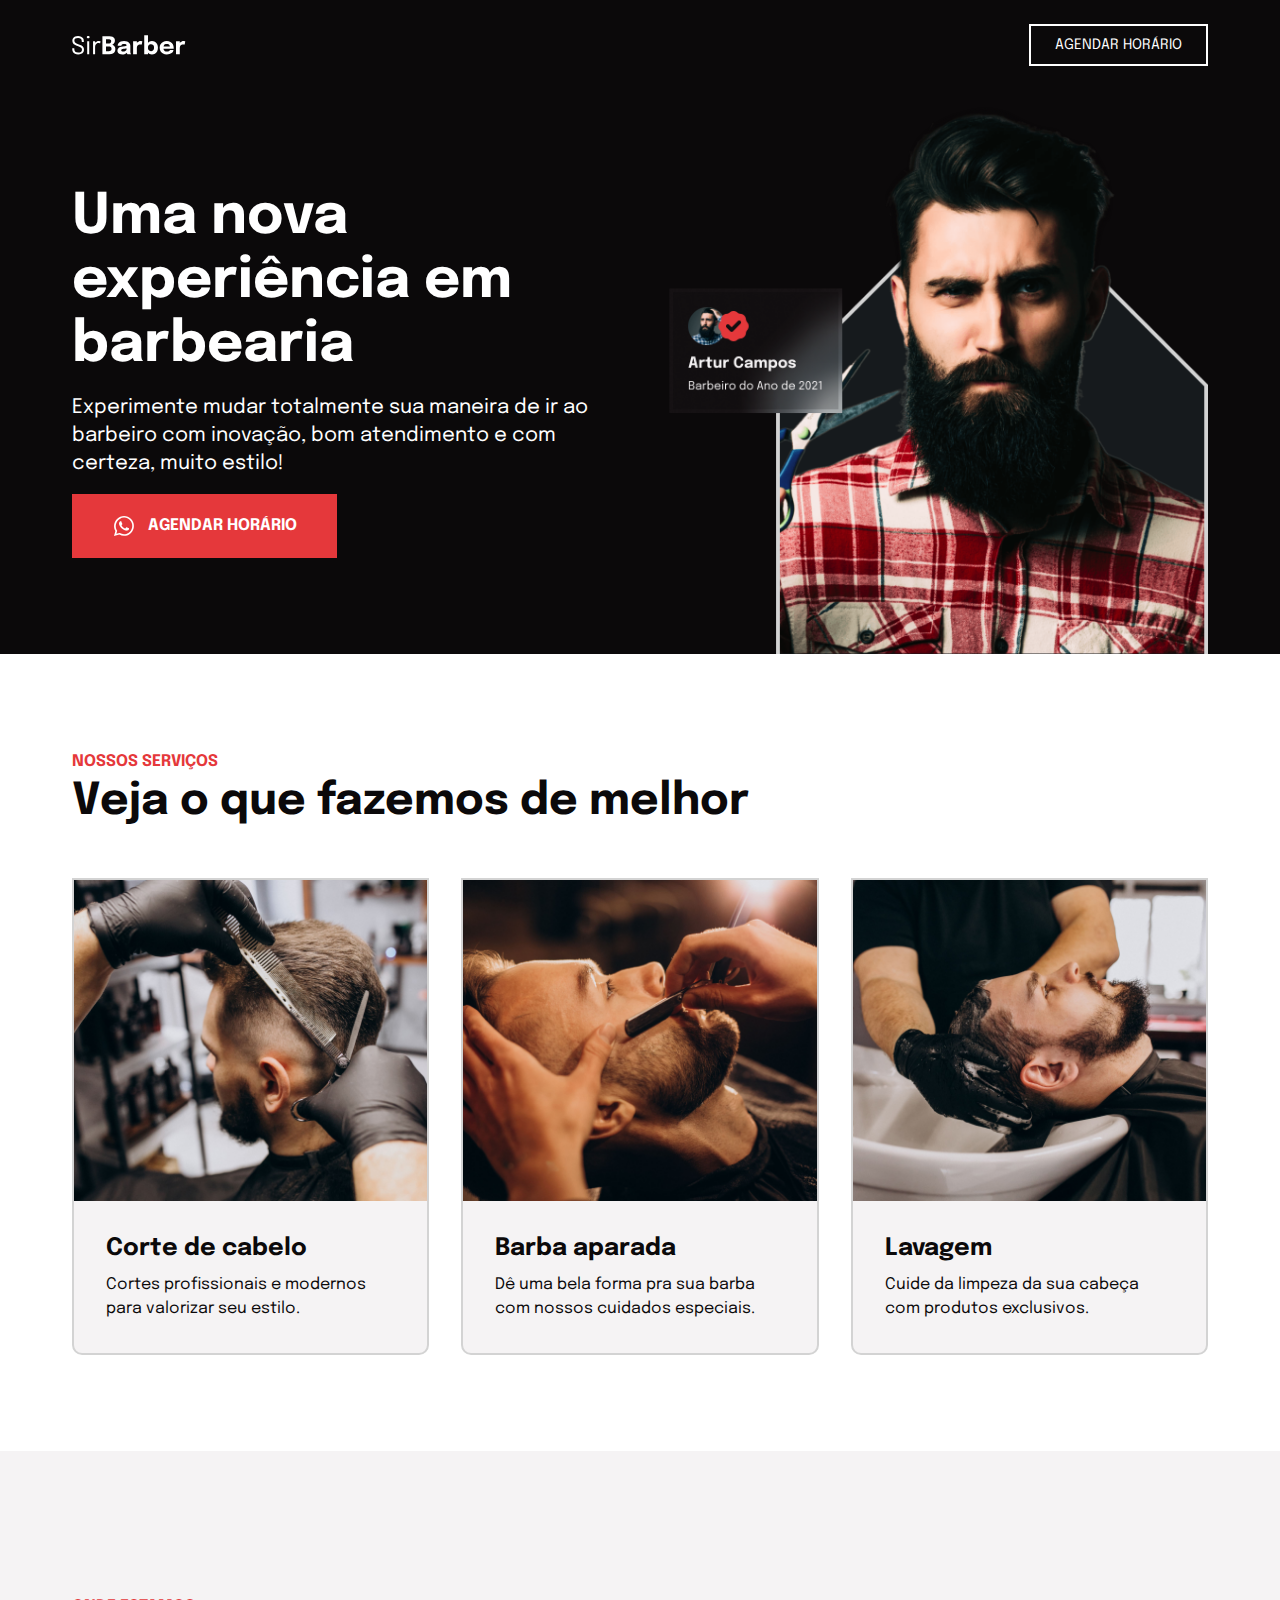
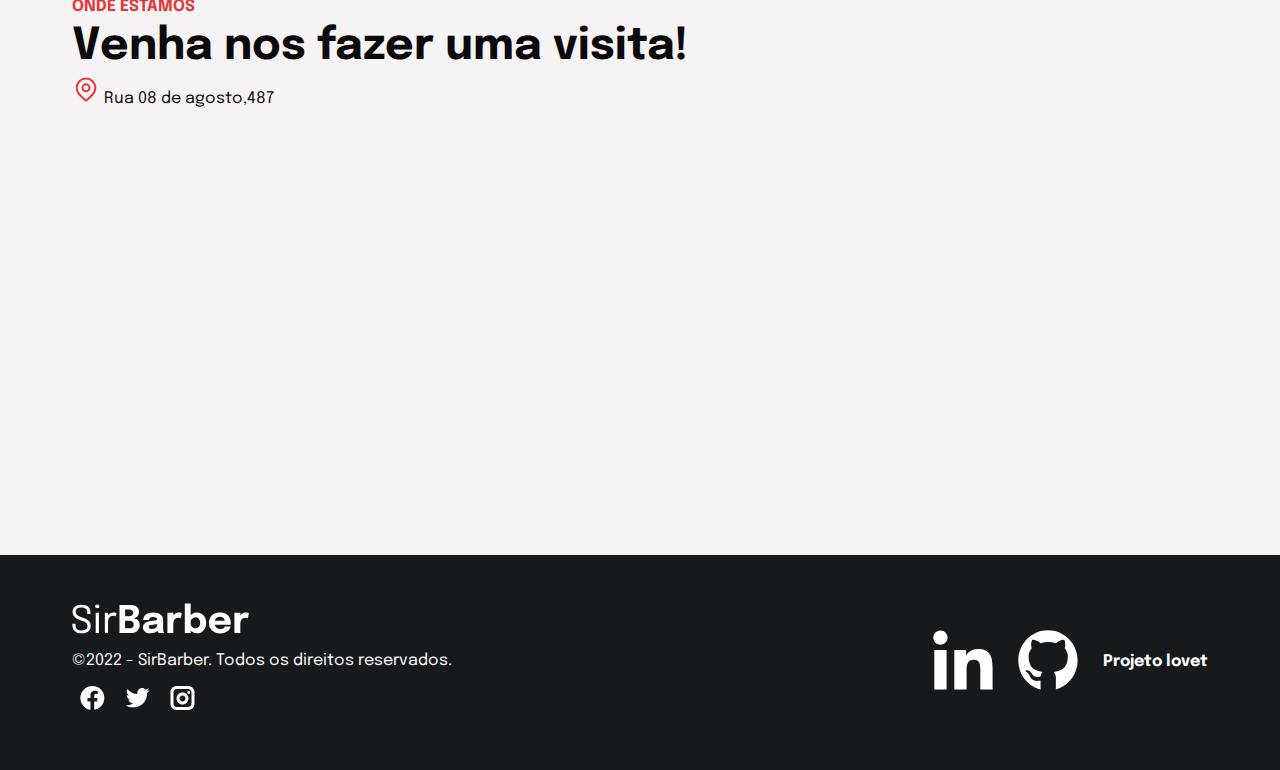
<file: Barbearia/index.html>
<!DOCTYPE html>
<html lang="pt-BR">

<head>
    <meta charset="UTF-8">
    <meta http-equiv="X-UA-Compatible" content="IE=edge">
    <meta name="viewport" content="width=device-width, initial-scale=1.0">

    <title>SirBarber - Uma nova experiência em barbearia</title>

    <link rel="preconnect" href="https://fonts.googleapis.com">
    <link rel="preconnect" href="https://fonts.gstatic.com" crossorigin>
    <link href="https://fonts.googleapis.com/css2?family=Epilogue:wght@400;700&display=swap" rel="stylesheet">



    <link rel="stylesheet" href="./css/reset.css">
    <link rel="stylesheet" href="./css/main.css">
</head>

<body>

    <header id="header-container">
        <div class="container header">
            <svg width="114" viewBox="0 0 113 20" fill="none" xmlns="http://www.w3.org/2000/svg">
                <path
                    d="M6.044 19.24C4.82 19.24 3.772 19.048 2.9 18.664C2.036 18.272 1.372 17.684 0.908 16.9C0.444 16.116 0.212 15.14 0.212 13.972C0.212 13.812 0.212 13.676 0.212 13.564C0.212 13.452 0.212 13.316 0.212 13.156H2.264C2.264 13.308 2.264 13.436 2.264 13.54C2.264 13.644 2.264 13.776 2.264 13.936C2.264 15.16 2.584 16.044 3.224 16.588C3.864 17.124 4.796 17.392 6.02 17.392C7.284 17.392 8.24 17.176 8.888 16.744C9.536 16.312 9.86 15.612 9.86 14.644C9.86 13.964 9.672 13.4 9.296 12.952C8.928 12.496 8.416 12.112 7.76 11.8C7.104 11.48 6.34 11.188 5.468 10.924C4.484 10.62 3.604 10.236 2.828 9.772C2.06 9.308 1.452 8.736 1.004 8.056C0.564 7.368 0.344 6.532 0.344 5.548C0.344 4.588 0.576 3.776 1.04 3.112C1.512 2.448 2.168 1.944 3.008 1.6C3.848 1.256 4.824 1.084 5.936 1.084C7.112 1.084 8.132 1.268 8.996 1.636C9.868 1.996 10.54 2.548 11.012 3.292C11.492 4.028 11.732 4.956 11.732 6.076C11.732 6.252 11.732 6.404 11.732 6.532C11.732 6.652 11.732 6.8 11.732 6.976H9.68C9.68 6.824 9.68 6.688 9.68 6.568C9.68 6.448 9.68 6.312 9.68 6.16C9.68 4.992 9.364 4.164 8.732 3.676C8.1 3.18 7.18 2.932 5.972 2.932C4.812 2.932 3.916 3.136 3.284 3.544C2.652 3.952 2.336 4.62 2.336 5.548C2.336 6.244 2.528 6.82 2.912 7.276C3.304 7.724 3.836 8.108 4.508 8.428C5.18 8.74 5.948 9.04 6.812 9.328C7.86 9.672 8.76 10.064 9.512 10.504C10.272 10.936 10.852 11.476 11.252 12.124C11.66 12.772 11.864 13.588 11.864 14.572C11.864 15.556 11.628 16.396 11.156 17.092C10.692 17.788 10.024 18.32 9.152 18.688C8.288 19.056 7.252 19.24 6.044 19.24ZM15.0419 19V6.256H17.0579V19H15.0419ZM16.0619 3.328C15.6859 3.328 15.3579 3.224 15.0779 3.016C14.8059 2.8 14.6699 2.508 14.6699 2.14C14.6699 1.78 14.8059 1.496 15.0779 1.288C15.3579 1.072 15.6859 0.964 16.0619 0.964C16.4379 0.964 16.7619 1.072 17.0339 1.288C17.3059 1.496 17.4419 1.78 17.4419 2.14C17.4419 2.508 17.3059 2.8 17.0339 3.016C16.7619 3.224 16.4379 3.328 16.0619 3.328ZM20.8516 19V6.256H22.8916V10.168L22.2196 9.928C22.2676 9.456 22.3876 8.992 22.5796 8.536C22.7716 8.072 23.0356 7.656 23.3716 7.288C23.7156 6.912 24.1436 6.616 24.6556 6.4C25.1676 6.176 25.7676 6.064 26.4556 6.064C26.9676 6.064 27.3836 6.108 27.7036 6.196C28.0316 6.276 28.2356 6.34 28.3156 6.388L27.7876 8.392C27.7076 8.336 27.5436 8.264 27.2956 8.176C27.0556 8.088 26.7116 8.044 26.2636 8.044C25.5996 8.044 25.0476 8.164 24.6076 8.404C24.1756 8.644 23.8316 8.964 23.5756 9.364C23.3276 9.756 23.1516 10.184 23.0476 10.648C22.9436 11.112 22.8916 11.572 22.8916 12.028V19H20.8516ZM37.1319 1.3C38.3719 1.3 39.3879 1.472 40.1799 1.816C40.9799 2.16 41.5719 2.656 41.9559 3.304C42.3399 3.944 42.5319 4.7 42.5319 5.572C42.5319 6.444 42.3599 7.188 42.0159 7.804C41.6719 8.412 41.2359 8.884 40.7079 9.22C40.1799 9.548 39.6439 9.732 39.0999 9.772C39.6679 9.788 40.2519 9.936 40.8519 10.216C41.4519 10.488 41.9559 10.932 42.3639 11.548C42.7719 12.156 42.9759 12.968 42.9759 13.984C42.9759 14.944 42.7799 15.804 42.3879 16.564C42.0039 17.316 41.3839 17.912 40.5279 18.352C39.6719 18.784 38.5279 19 37.0959 19H30.1359V1.3H37.1319ZM33.6999 9.496L32.4639 8.452H35.9919C36.9359 8.452 37.6439 8.252 38.1159 7.852C38.5879 7.444 38.8239 6.896 38.8239 6.208C38.8239 5.744 38.7239 5.364 38.5239 5.068C38.3239 4.764 38.0279 4.54 37.6359 4.396C37.2439 4.252 36.7599 4.18 36.1839 4.18H32.0199L33.6999 2.404V9.496ZM36.3759 16.108C37.2879 16.108 37.9799 15.9 38.4519 15.484C38.9319 15.06 39.1719 14.488 39.1719 13.768C39.1719 13.36 39.0999 13.004 38.9559 12.7C38.8199 12.396 38.6239 12.144 38.3679 11.944C38.1119 11.736 37.7999 11.58 37.4319 11.476C37.0719 11.364 36.6719 11.308 36.2319 11.308H32.4639L33.6999 10.276V17.884L32.0199 16.108H36.3759ZM49.8189 19.264C48.8909 19.264 48.0629 19.116 47.3349 18.82C46.6149 18.524 46.0509 18.096 45.6429 17.536C45.2349 16.976 45.0309 16.296 45.0309 15.496C45.0309 14.592 45.2789 13.856 45.7749 13.288C46.2709 12.72 46.9269 12.288 47.7429 11.992C48.5669 11.688 49.4589 11.488 50.4189 11.392C51.8189 11.256 52.7829 11.132 53.3109 11.02C53.8469 10.908 54.1149 10.712 54.1149 10.432C54.1149 10.424 54.1149 10.416 54.1149 10.408C54.1149 9.936 53.8869 9.564 53.4309 9.292C52.9829 9.02 52.3549 8.884 51.5469 8.884C50.6909 8.884 50.0349 9.04 49.5789 9.352C49.1309 9.656 48.9069 10.124 48.9069 10.756H45.2469C45.2469 9.732 45.5229 8.868 46.0749 8.164C46.6349 7.46 47.3909 6.928 48.3429 6.568C49.2949 6.2 50.3709 6.016 51.5709 6.016C52.6909 6.016 53.7269 6.188 54.6789 6.532C55.6309 6.868 56.3949 7.376 56.9709 8.056C57.5549 8.736 57.8469 9.6 57.8469 10.648C57.8469 10.816 57.8469 10.984 57.8469 11.152C57.8469 11.312 57.8469 11.476 57.8469 11.644V16.156C57.8469 16.484 57.8549 16.8 57.8709 17.104C57.8949 17.4 57.9429 17.672 58.0149 17.92C58.0949 18.2 58.1949 18.432 58.3149 18.616C58.4349 18.8 58.5349 18.928 58.6149 19H54.9549C54.8989 18.944 54.8109 18.828 54.6909 18.652C54.5789 18.476 54.4829 18.272 54.4029 18.04C54.3069 17.76 54.2349 17.48 54.1869 17.2C54.1469 16.912 54.1269 16.576 54.1269 16.192L54.8949 16.72C54.6709 17.248 54.3069 17.704 53.8029 18.088C53.3069 18.464 52.7149 18.756 52.0269 18.964C51.3469 19.164 50.6109 19.264 49.8189 19.264ZM50.8149 16.48C51.3989 16.48 51.9429 16.376 52.4469 16.168C52.9589 15.952 53.3749 15.616 53.6949 15.16C54.0149 14.704 54.1749 14.108 54.1749 13.372V12.088L55.0989 12.988C54.5709 13.18 53.9589 13.34 53.2629 13.468C52.5749 13.588 51.8869 13.684 51.1989 13.756C50.3829 13.836 49.7709 13.976 49.3629 14.176C48.9629 14.368 48.7629 14.696 48.7629 15.16C48.7629 15.6 48.9349 15.932 49.2789 16.156C49.6229 16.372 50.1349 16.48 50.8149 16.48ZM60.5692 19V6.256H64.3012V10.648L63.5332 10.168C63.6212 9.568 63.7812 9.016 64.0132 8.512C64.2452 8.008 64.5452 7.572 64.9132 7.204C65.2812 6.828 65.7172 6.536 66.2212 6.328C66.7332 6.12 67.3172 6.016 67.9732 6.016C68.4852 6.016 68.8852 6.056 69.1732 6.136C69.4692 6.208 69.6532 6.264 69.7252 6.304L69.1132 9.64C69.0412 9.6 68.8812 9.536 68.6332 9.448C68.3852 9.36 68.0652 9.316 67.6732 9.316C67.0332 9.316 66.4972 9.424 66.0652 9.64C65.6332 9.856 65.2852 10.144 65.0212 10.504C64.7652 10.856 64.5812 11.248 64.4692 11.68C64.3572 12.112 64.3012 12.548 64.3012 12.988V19H60.5692ZM79.2763 19.276C78.2683 19.276 77.3443 19.008 76.5043 18.472C75.6643 17.936 74.9923 17.212 74.4883 16.3C73.9843 15.38 73.7323 14.348 73.7323 13.204C73.7323 13.172 73.7323 13.144 73.7323 13.12C73.7323 13.088 73.7323 13.052 73.7323 13.012L75.3403 12.976C75.3403 13 75.3403 13.024 75.3403 13.048C75.3403 13.072 75.3403 13.096 75.3403 13.12C75.3403 13.712 75.4843 14.232 75.7723 14.68C76.0603 15.12 76.4323 15.46 76.8883 15.7C77.3443 15.94 77.8203 16.06 78.3163 16.06C79.1323 16.06 79.8403 15.78 80.4403 15.22C81.0483 14.652 81.3523 13.768 81.3523 12.568C81.3523 11.368 81.0523 10.496 80.4523 9.952C79.8523 9.4 79.1403 9.124 78.3163 9.124C77.8203 9.124 77.3443 9.244 76.8883 9.484C76.4323 9.716 76.0603 10.048 75.7723 10.48C75.4843 10.912 75.3403 11.428 75.3403 12.028L73.7323 11.932C73.7323 10.78 73.9843 9.764 74.4883 8.884C74.9923 7.996 75.6643 7.3 76.5043 6.796C77.3443 6.284 78.2683 6.028 79.2763 6.028C80.3083 6.028 81.2723 6.28 82.1683 6.784C83.0643 7.288 83.7883 8.028 84.3403 9.004C84.9003 9.98 85.1803 11.168 85.1803 12.568C85.1803 14.032 84.9083 15.264 84.3643 16.264C83.8203 17.256 83.1003 18.008 82.2043 18.52C81.3083 19.024 80.3323 19.276 79.2763 19.276ZM71.6083 19V0.243999H75.3403V19H71.6083ZM88.9269 13.744V11.284H97.3749L97.0149 11.908C97.0149 11.844 97.0149 11.784 97.0149 11.728C97.0149 11.664 97.0149 11.604 97.0149 11.548C97.0149 11.092 96.9069 10.656 96.6909 10.24C96.4749 9.816 96.1389 9.472 95.6829 9.208C95.2349 8.936 94.6589 8.8 93.9549 8.8C93.2509 8.8 92.6429 8.952 92.1309 9.256C91.6269 9.552 91.2389 9.98 90.9669 10.54C90.7029 11.1 90.5709 11.776 90.5709 12.568C90.5709 13.384 90.6989 14.084 90.9549 14.668C91.2189 15.244 91.6069 15.688 92.1189 16C92.6389 16.312 93.2829 16.468 94.0509 16.468C94.5469 16.468 94.9749 16.424 95.3349 16.336C95.6949 16.24 95.9869 16.12 96.2109 15.976C96.4429 15.832 96.6189 15.672 96.7389 15.496C96.8589 15.32 96.9309 15.148 96.9549 14.98H100.627C100.579 15.516 100.395 16.044 100.075 16.564C99.7549 17.076 99.3109 17.54 98.7429 17.956C98.1749 18.364 97.4829 18.688 96.6669 18.928C95.8589 19.168 94.9349 19.288 93.8949 19.288C92.4869 19.288 91.2589 19.008 90.2109 18.448C89.1629 17.88 88.3509 17.1 87.7749 16.108C87.1989 15.108 86.9109 13.956 86.9109 12.652C86.9109 11.332 87.2029 10.176 87.7869 9.184C88.3789 8.184 89.1989 7.408 90.2469 6.856C91.3029 6.296 92.5229 6.016 93.9069 6.016C95.3229 6.016 96.5469 6.3 97.5789 6.868C98.6109 7.428 99.4069 8.216 99.9669 9.232C100.527 10.24 100.807 11.416 100.807 12.76C100.807 12.96 100.803 13.152 100.795 13.336C100.787 13.52 100.775 13.656 100.759 13.744H88.9269ZM103.132 19V6.256H106.864V10.648L106.096 10.168C106.184 9.568 106.344 9.016 106.576 8.512C106.808 8.008 107.108 7.572 107.476 7.204C107.844 6.828 108.28 6.536 108.784 6.328C109.296 6.12 109.88 6.016 110.536 6.016C111.048 6.016 111.448 6.056 111.736 6.136C112.032 6.208 112.216 6.264 112.288 6.304L111.676 9.64C111.604 9.6 111.444 9.536 111.196 9.448C110.948 9.36 110.628 9.316 110.236 9.316C109.596 9.316 109.06 9.424 108.628 9.64C108.196 9.856 107.848 10.144 107.584 10.504C107.328 10.856 107.144 11.248 107.032 11.68C106.92 12.112 106.864 12.548 106.864 12.988V19H103.132Z"
                    fill="white" />
            </svg>
            <a class="btn btn-sm btn-outline"
                href="https://api.whatsapp.com/send/?phone=59898511142&text=Ol%C3%A1,gostaria%20de%20agendar%20um%20horario"
                target="_blank">
                Agendar Horário
            </a>
        </div>
    </header>

    <main>
        <section id="hero-container">

            <div class="container hero">

                <div class="hero-text">
                    <h1 class="hero-text__title">Uma nova experiência em barbearia</h1>
                    <p class="hero-text__paragraph">Experimente mudar totalmente sua maneira de ir ao barbeiro com
                        inovação,
                        bom atendimento e com certeza, muito estilo!</p>
                    <a class="btn btn-primary"
                        href="https://api.whatsapp.com/send/?phone=59898511142&text=Ol%C3%A1,gostaria%20de%20agendar%20um%20horario"
                        target="_blank">
                        <svg width="24" height="24" viewBox="0 0 24 24" fill="none" xmlns="http://www.w3.org/2000/svg">
                            <path
                                d="M16.6004 14C16.4004 13.9 15.1004 13.3 14.9004 13.2C14.7004 13.1 14.5004 13.1 14.3004 13.3C14.1004 13.5 13.7004 14.1 13.5004 14.3C13.4004 14.5 13.2004 14.5 13.0004 14.4C12.3004 14.1 11.6004 13.7 11.0004 13.2C10.5004 12.7 10.0004 12.1 9.60039 11.5C9.50039 11.3 9.60039 11.1 9.70039 11C9.80039 10.9 9.90039 10.7 10.1004 10.6C10.2004 10.5 10.3004 10.3 10.3004 10.2C10.4004 10.1 10.4004 9.90004 10.3004 9.80004C10.2004 9.70004 9.70039 8.50004 9.50039 8.00004C9.40039 7.30004 9.20039 7.30004 9.00039 7.30004C8.90039 7.30004 8.70039 7.30004 8.50039 7.30004C8.30039 7.30004 8.00039 7.50004 7.90039 7.60004C7.30039 8.20004 7.00039 8.90004 7.00039 9.70004C7.10039 10.6 7.40039 11.5 8.00039 12.3C9.10039 13.9 10.5004 15.2 12.2004 16C12.7004 16.2 13.1004 16.4 13.6004 16.5C14.1004 16.7 14.6004 16.7 15.2004 16.6C15.9004 16.5 16.5004 16 16.9004 15.4C17.1004 15 17.1004 14.6 17.0004 14.2C17.0004 14.2 16.8004 14.1 16.6004 14ZM19.1004 4.90004C15.2004 1.00004 8.90039 1.00004 5.00039 4.90004C1.80039 8.10004 1.20039 13 3.40039 16.9L2.00039 22L7.30039 20.6C8.80039 21.4 10.4004 21.8 12.0004 21.8C17.5004 21.8 21.9004 17.4 21.9004 11.9C22.0004 9.30004 20.9004 6.80004 19.1004 4.90004ZM16.4004 18.9C15.1004 19.7 13.6004 20.2 12.0004 20.2C10.5004 20.2 9.10039 19.8 7.80039 19.1L7.50039 18.9L4.40039 19.7L5.20039 16.7L5.00039 16.4C2.60039 12.4 3.80039 7.40004 7.70039 4.90004C11.6004 2.40004 16.6004 3.70004 19.0004 7.50004C21.4004 11.4 20.3004 16.5 16.4004 18.9Z"
                                fill="white" />
                        </svg>

                        Agendar Horário
                    </a>
                </div>


                <div class="hero-img">
                    <img src="./img/img-hero-barber-desktop.png" />
                </div>

            </div>
        </section>

        <section id="services-container">

            <div class="container services">

                <header>
                    <span class="overtitle">NOSSOS SERVIÇOS</span>
                    <h2 class="title">Veja o que fazemos de melhor</h2>
                </header>

                <div class="services-list">

                    <div class="service-card">
                        <img src="./img/img-card-01-desktop.png" />

                        <div class="service-card__text">
                            <h3>Corte de cabelo</h3>
                            <p>Cortes profissionais e modernos para valorizar seu estilo.</p>
                        </div>
                    </div>

                    <div class="service-card">
                        <img src="./img/img-card-02-desktop.png" />

                        <div class="service-card__text">
                            <h3>Barba aparada</h3>
                            <p>Dê uma bela forma pra sua barba com nossos cuidados especiais.</p>
                        </div>
                    </div>

                    <div class="service-card">
                        <img src="./img/img-card-03-desktop.png" />

                        <div class="service-card__text">
                            <h3>Lavagem</h3>
                            <p>Cuide da limpeza da sua cabeça com produtos exclusivos.</p>
                        </div>
                    </div>

                </div>
            </div>
        </section>

        <section id="location-container">
            <div class="container location">
                <header>
                    <span class="overtitle">Onde estamos</span>
                    <h2 class="title">Venha nos fazer uma visita!</h2>

                    <addres>
                        <svg width="28" height="28" viewBox="0 0 28 28" fill="none" xmlns="http://www.w3.org/2000/svg">
                            <path
                                d="M20.5997 19.433C19.451 20.5817 16.9847 23.048 15.4137 24.6189C14.6327 25.4 13.3679 25.4005 12.5868 24.6195C11.0427 23.0753 8.62592 20.6586 7.40033 19.433C3.75544 15.7881 3.75544 9.87856 7.40033 6.23367C11.0452 2.58878 16.9548 2.58878 20.5997 6.23367C24.2446 9.87856 24.2446 15.7881 20.5997 19.433Z"
                                stroke="#E5383B" stroke-width="2" stroke-linecap="round" stroke-linejoin="round" />
                            <path
                                d="M17.5 12.8333C17.5 14.7663 15.933 16.3333 14 16.3333C12.067 16.3333 10.5 14.7663 10.5 12.8333C10.5 10.9003 12.067 9.33333 14 9.33333C15.933 9.33333 17.5 10.9003 17.5 12.8333Z"
                                stroke="#E5383B" stroke-width="2" stroke-linecap="round" stroke-linejoin="round" />
                        </svg>

                        <span>Rua 08 de agosto,487</span>
                    </addres>

                </header>
            </div>
            <iframe
                src="https://www.google.com/maps/embed?pb=!1m18!1m12!1m3!1d2527.79442858009!2d-55.55154693130648!3d-30.899040010426912!2m3!1f0!2f0!3f0!3m2!1i1024!2i768!4f13.1!3m3!1m2!1s0x95a9fee5f0669d59%3A0xf5f47753f6872565!2sJuana%20de%20Oriol%20795%2C%2040000%20Rivera%2C%20Departamento%20de%20Rivera!5e0!3m2!1ses!2suy!4v1660344566212!5m2!1ses!2suy"
                width="100%" height="400" style="border:0;" allowfullscreen="" loading="lazy"
                referrerpolicy="no-referrer-when-downgrade"></iframe>

        </section>




    </main>



    <footer>
        <div>
            <svg width="178" viewBox="0 0 113 20" fill="none" xmlns="http://www.w3.org/2000/svg">
                <path
                    d="M6.044 19.24C4.82 19.24 3.772 19.048 2.9 18.664C2.036 18.272 1.372 17.684 0.908 16.9C0.444 16.116 0.212 15.14 0.212 13.972C0.212 13.812 0.212 13.676 0.212 13.564C0.212 13.452 0.212 13.316 0.212 13.156H2.264C2.264 13.308 2.264 13.436 2.264 13.54C2.264 13.644 2.264 13.776 2.264 13.936C2.264 15.16 2.584 16.044 3.224 16.588C3.864 17.124 4.796 17.392 6.02 17.392C7.284 17.392 8.24 17.176 8.888 16.744C9.536 16.312 9.86 15.612 9.86 14.644C9.86 13.964 9.672 13.4 9.296 12.952C8.928 12.496 8.416 12.112 7.76 11.8C7.104 11.48 6.34 11.188 5.468 10.924C4.484 10.62 3.604 10.236 2.828 9.772C2.06 9.308 1.452 8.736 1.004 8.056C0.564 7.368 0.344 6.532 0.344 5.548C0.344 4.588 0.576 3.776 1.04 3.112C1.512 2.448 2.168 1.944 3.008 1.6C3.848 1.256 4.824 1.084 5.936 1.084C7.112 1.084 8.132 1.268 8.996 1.636C9.868 1.996 10.54 2.548 11.012 3.292C11.492 4.028 11.732 4.956 11.732 6.076C11.732 6.252 11.732 6.404 11.732 6.532C11.732 6.652 11.732 6.8 11.732 6.976H9.68C9.68 6.824 9.68 6.688 9.68 6.568C9.68 6.448 9.68 6.312 9.68 6.16C9.68 4.992 9.364 4.164 8.732 3.676C8.1 3.18 7.18 2.932 5.972 2.932C4.812 2.932 3.916 3.136 3.284 3.544C2.652 3.952 2.336 4.62 2.336 5.548C2.336 6.244 2.528 6.82 2.912 7.276C3.304 7.724 3.836 8.108 4.508 8.428C5.18 8.74 5.948 9.04 6.812 9.328C7.86 9.672 8.76 10.064 9.512 10.504C10.272 10.936 10.852 11.476 11.252 12.124C11.66 12.772 11.864 13.588 11.864 14.572C11.864 15.556 11.628 16.396 11.156 17.092C10.692 17.788 10.024 18.32 9.152 18.688C8.288 19.056 7.252 19.24 6.044 19.24ZM15.0419 19V6.256H17.0579V19H15.0419ZM16.0619 3.328C15.6859 3.328 15.3579 3.224 15.0779 3.016C14.8059 2.8 14.6699 2.508 14.6699 2.14C14.6699 1.78 14.8059 1.496 15.0779 1.288C15.3579 1.072 15.6859 0.964 16.0619 0.964C16.4379 0.964 16.7619 1.072 17.0339 1.288C17.3059 1.496 17.4419 1.78 17.4419 2.14C17.4419 2.508 17.3059 2.8 17.0339 3.016C16.7619 3.224 16.4379 3.328 16.0619 3.328ZM20.8516 19V6.256H22.8916V10.168L22.2196 9.928C22.2676 9.456 22.3876 8.992 22.5796 8.536C22.7716 8.072 23.0356 7.656 23.3716 7.288C23.7156 6.912 24.1436 6.616 24.6556 6.4C25.1676 6.176 25.7676 6.064 26.4556 6.064C26.9676 6.064 27.3836 6.108 27.7036 6.196C28.0316 6.276 28.2356 6.34 28.3156 6.388L27.7876 8.392C27.7076 8.336 27.5436 8.264 27.2956 8.176C27.0556 8.088 26.7116 8.044 26.2636 8.044C25.5996 8.044 25.0476 8.164 24.6076 8.404C24.1756 8.644 23.8316 8.964 23.5756 9.364C23.3276 9.756 23.1516 10.184 23.0476 10.648C22.9436 11.112 22.8916 11.572 22.8916 12.028V19H20.8516ZM37.1319 1.3C38.3719 1.3 39.3879 1.472 40.1799 1.816C40.9799 2.16 41.5719 2.656 41.9559 3.304C42.3399 3.944 42.5319 4.7 42.5319 5.572C42.5319 6.444 42.3599 7.188 42.0159 7.804C41.6719 8.412 41.2359 8.884 40.7079 9.22C40.1799 9.548 39.6439 9.732 39.0999 9.772C39.6679 9.788 40.2519 9.936 40.8519 10.216C41.4519 10.488 41.9559 10.932 42.3639 11.548C42.7719 12.156 42.9759 12.968 42.9759 13.984C42.9759 14.944 42.7799 15.804 42.3879 16.564C42.0039 17.316 41.3839 17.912 40.5279 18.352C39.6719 18.784 38.5279 19 37.0959 19H30.1359V1.3H37.1319ZM33.6999 9.496L32.4639 8.452H35.9919C36.9359 8.452 37.6439 8.252 38.1159 7.852C38.5879 7.444 38.8239 6.896 38.8239 6.208C38.8239 5.744 38.7239 5.364 38.5239 5.068C38.3239 4.764 38.0279 4.54 37.6359 4.396C37.2439 4.252 36.7599 4.18 36.1839 4.18H32.0199L33.6999 2.404V9.496ZM36.3759 16.108C37.2879 16.108 37.9799 15.9 38.4519 15.484C38.9319 15.06 39.1719 14.488 39.1719 13.768C39.1719 13.36 39.0999 13.004 38.9559 12.7C38.8199 12.396 38.6239 12.144 38.3679 11.944C38.1119 11.736 37.7999 11.58 37.4319 11.476C37.0719 11.364 36.6719 11.308 36.2319 11.308H32.4639L33.6999 10.276V17.884L32.0199 16.108H36.3759ZM49.8189 19.264C48.8909 19.264 48.0629 19.116 47.3349 18.82C46.6149 18.524 46.0509 18.096 45.6429 17.536C45.2349 16.976 45.0309 16.296 45.0309 15.496C45.0309 14.592 45.2789 13.856 45.7749 13.288C46.2709 12.72 46.9269 12.288 47.7429 11.992C48.5669 11.688 49.4589 11.488 50.4189 11.392C51.8189 11.256 52.7829 11.132 53.3109 11.02C53.8469 10.908 54.1149 10.712 54.1149 10.432C54.1149 10.424 54.1149 10.416 54.1149 10.408C54.1149 9.936 53.8869 9.564 53.4309 9.292C52.9829 9.02 52.3549 8.884 51.5469 8.884C50.6909 8.884 50.0349 9.04 49.5789 9.352C49.1309 9.656 48.9069 10.124 48.9069 10.756H45.2469C45.2469 9.732 45.5229 8.868 46.0749 8.164C46.6349 7.46 47.3909 6.928 48.3429 6.568C49.2949 6.2 50.3709 6.016 51.5709 6.016C52.6909 6.016 53.7269 6.188 54.6789 6.532C55.6309 6.868 56.3949 7.376 56.9709 8.056C57.5549 8.736 57.8469 9.6 57.8469 10.648C57.8469 10.816 57.8469 10.984 57.8469 11.152C57.8469 11.312 57.8469 11.476 57.8469 11.644V16.156C57.8469 16.484 57.8549 16.8 57.8709 17.104C57.8949 17.4 57.9429 17.672 58.0149 17.92C58.0949 18.2 58.1949 18.432 58.3149 18.616C58.4349 18.8 58.5349 18.928 58.6149 19H54.9549C54.8989 18.944 54.8109 18.828 54.6909 18.652C54.5789 18.476 54.4829 18.272 54.4029 18.04C54.3069 17.76 54.2349 17.48 54.1869 17.2C54.1469 16.912 54.1269 16.576 54.1269 16.192L54.8949 16.72C54.6709 17.248 54.3069 17.704 53.8029 18.088C53.3069 18.464 52.7149 18.756 52.0269 18.964C51.3469 19.164 50.6109 19.264 49.8189 19.264ZM50.8149 16.48C51.3989 16.48 51.9429 16.376 52.4469 16.168C52.9589 15.952 53.3749 15.616 53.6949 15.16C54.0149 14.704 54.1749 14.108 54.1749 13.372V12.088L55.0989 12.988C54.5709 13.18 53.9589 13.34 53.2629 13.468C52.5749 13.588 51.8869 13.684 51.1989 13.756C50.3829 13.836 49.7709 13.976 49.3629 14.176C48.9629 14.368 48.7629 14.696 48.7629 15.16C48.7629 15.6 48.9349 15.932 49.2789 16.156C49.6229 16.372 50.1349 16.48 50.8149 16.48ZM60.5692 19V6.256H64.3012V10.648L63.5332 10.168C63.6212 9.568 63.7812 9.016 64.0132 8.512C64.2452 8.008 64.5452 7.572 64.9132 7.204C65.2812 6.828 65.7172 6.536 66.2212 6.328C66.7332 6.12 67.3172 6.016 67.9732 6.016C68.4852 6.016 68.8852 6.056 69.1732 6.136C69.4692 6.208 69.6532 6.264 69.7252 6.304L69.1132 9.64C69.0412 9.6 68.8812 9.536 68.6332 9.448C68.3852 9.36 68.0652 9.316 67.6732 9.316C67.0332 9.316 66.4972 9.424 66.0652 9.64C65.6332 9.856 65.2852 10.144 65.0212 10.504C64.7652 10.856 64.5812 11.248 64.4692 11.68C64.3572 12.112 64.3012 12.548 64.3012 12.988V19H60.5692ZM79.2763 19.276C78.2683 19.276 77.3443 19.008 76.5043 18.472C75.6643 17.936 74.9923 17.212 74.4883 16.3C73.9843 15.38 73.7323 14.348 73.7323 13.204C73.7323 13.172 73.7323 13.144 73.7323 13.12C73.7323 13.088 73.7323 13.052 73.7323 13.012L75.3403 12.976C75.3403 13 75.3403 13.024 75.3403 13.048C75.3403 13.072 75.3403 13.096 75.3403 13.12C75.3403 13.712 75.4843 14.232 75.7723 14.68C76.0603 15.12 76.4323 15.46 76.8883 15.7C77.3443 15.94 77.8203 16.06 78.3163 16.06C79.1323 16.06 79.8403 15.78 80.4403 15.22C81.0483 14.652 81.3523 13.768 81.3523 12.568C81.3523 11.368 81.0523 10.496 80.4523 9.952C79.8523 9.4 79.1403 9.124 78.3163 9.124C77.8203 9.124 77.3443 9.244 76.8883 9.484C76.4323 9.716 76.0603 10.048 75.7723 10.48C75.4843 10.912 75.3403 11.428 75.3403 12.028L73.7323 11.932C73.7323 10.78 73.9843 9.764 74.4883 8.884C74.9923 7.996 75.6643 7.3 76.5043 6.796C77.3443 6.284 78.2683 6.028 79.2763 6.028C80.3083 6.028 81.2723 6.28 82.1683 6.784C83.0643 7.288 83.7883 8.028 84.3403 9.004C84.9003 9.98 85.1803 11.168 85.1803 12.568C85.1803 14.032 84.9083 15.264 84.3643 16.264C83.8203 17.256 83.1003 18.008 82.2043 18.52C81.3083 19.024 80.3323 19.276 79.2763 19.276ZM71.6083 19V0.243999H75.3403V19H71.6083ZM88.9269 13.744V11.284H97.3749L97.0149 11.908C97.0149 11.844 97.0149 11.784 97.0149 11.728C97.0149 11.664 97.0149 11.604 97.0149 11.548C97.0149 11.092 96.9069 10.656 96.6909 10.24C96.4749 9.816 96.1389 9.472 95.6829 9.208C95.2349 8.936 94.6589 8.8 93.9549 8.8C93.2509 8.8 92.6429 8.952 92.1309 9.256C91.6269 9.552 91.2389 9.98 90.9669 10.54C90.7029 11.1 90.5709 11.776 90.5709 12.568C90.5709 13.384 90.6989 14.084 90.9549 14.668C91.2189 15.244 91.6069 15.688 92.1189 16C92.6389 16.312 93.2829 16.468 94.0509 16.468C94.5469 16.468 94.9749 16.424 95.3349 16.336C95.6949 16.24 95.9869 16.12 96.2109 15.976C96.4429 15.832 96.6189 15.672 96.7389 15.496C96.8589 15.32 96.9309 15.148 96.9549 14.98H100.627C100.579 15.516 100.395 16.044 100.075 16.564C99.7549 17.076 99.3109 17.54 98.7429 17.956C98.1749 18.364 97.4829 18.688 96.6669 18.928C95.8589 19.168 94.9349 19.288 93.8949 19.288C92.4869 19.288 91.2589 19.008 90.2109 18.448C89.1629 17.88 88.3509 17.1 87.7749 16.108C87.1989 15.108 86.9109 13.956 86.9109 12.652C86.9109 11.332 87.2029 10.176 87.7869 9.184C88.3789 8.184 89.1989 7.408 90.2469 6.856C91.3029 6.296 92.5229 6.016 93.9069 6.016C95.3229 6.016 96.5469 6.3 97.5789 6.868C98.6109 7.428 99.4069 8.216 99.9669 9.232C100.527 10.24 100.807 11.416 100.807 12.76C100.807 12.96 100.803 13.152 100.795 13.336C100.787 13.52 100.775 13.656 100.759 13.744H88.9269ZM103.132 19V6.256H106.864V10.648L106.096 10.168C106.184 9.568 106.344 9.016 106.576 8.512C106.808 8.008 107.108 7.572 107.476 7.204C107.844 6.828 108.28 6.536 108.784 6.328C109.296 6.12 109.88 6.016 110.536 6.016C111.048 6.016 111.448 6.056 111.736 6.136C112.032 6.208 112.216 6.264 112.288 6.304L111.676 9.64C111.604 9.6 111.444 9.536 111.196 9.448C110.948 9.36 110.628 9.316 110.236 9.316C109.596 9.316 109.06 9.424 108.628 9.64C108.196 9.856 107.848 10.144 107.584 10.504C107.328 10.856 107.144 11.248 107.032 11.68C106.92 12.112 106.864 12.548 106.864 12.988V19H103.132Z"
                    fill="white" />
            </svg>

            <span class="footer-copyright">&copy;2022 - SirBarber. Todos os direitos reservados.</span>

            <a href="http://facebook.com/SirBarber" target="_blank">
                <svg class="footer-facebook" width="41" height="40" viewBox="0 0 41 40" fill="none" xmlns="http://www.w3.org/2000/svg">
                    <path
                        d="M32.3333 20.0026C32.3338 17.7092 31.6771 15.4638 30.4409 13.532C29.2048 11.6003 27.441 10.0633 25.3584 9.10287C23.2758 8.14249 20.9617 7.799 18.6899 8.11307C16.4181 8.42714 14.2839 9.38562 12.54 10.875C10.7961 12.3644 9.5155 14.3224 8.84985 16.517C8.18419 18.7116 8.16137 21.0511 8.78407 23.2583C9.40677 25.4655 10.6489 27.448 12.3634 28.9712C14.078 30.4943 16.193 31.4943 18.4583 31.8526V23.4706H15.4123V20.0026H18.4583V17.3576C18.3928 16.7404 18.464 16.1163 18.6665 15.5296C18.8691 14.9429 19.1982 14.4079 19.6305 13.9625C20.0629 13.5171 20.5878 13.1722 21.1682 12.9522C21.7486 12.7323 22.3703 12.6426 22.9893 12.6896C23.8893 12.7016 24.7873 12.7796 25.6763 12.9236V15.8806H24.1643C23.9067 15.8468 23.6448 15.8714 23.398 15.9526C23.1512 16.0337 22.9259 16.1694 22.7386 16.3494C22.5513 16.5295 22.407 16.7494 22.3162 16.9928C22.2254 17.2362 22.1906 17.4969 22.2143 17.7556V20.0056H25.5423L25.0103 23.4736H22.2083V31.8606C25.0317 31.414 27.603 29.9741 29.4591 27.8002C31.3153 25.6263 32.3345 22.8612 32.3333 20.0026Z"
                        fill="currentColor" />
                </svg>

            </a>

            <a href="http://twitter.com/SirBarber" target="_blank">
                <svg class="footer-twitter" width="41" height="40" viewBox="0 0 41 40" fill="none" xmlns="http://www.w3.org/2000/svg">
                    <path
                        d="M32.6666 12.25C31.7666 12.7 30.8666 12.85 29.8166 13C30.8666 12.4 31.6166 11.5 31.9166 10.3C31.0166 10.9 29.9666 11.2 28.7666 11.5C27.8666 10.6 26.5166 10 25.1666 10C22.6166 10 20.3666 12.25 20.3666 14.95C20.3666 15.4 20.3666 15.7 20.5166 16C16.4666 15.85 12.7166 13.9 10.3166 10.9C9.86663 11.65 9.71663 12.4 9.71663 13.45C9.71663 15.1 10.6166 16.6 11.9666 17.5C11.2166 17.5 10.4666 17.2 9.71663 16.9C9.71663 19.3 11.3666 21.25 13.6166 21.7C13.1666 21.85 12.7166 21.85 12.2666 21.85C11.9666 21.85 11.6666 21.85 11.3666 21.7C11.9666 23.65 13.7666 25.15 16.0166 25.15C14.3666 26.5 12.2666 27.25 9.86663 27.25H8.66663C10.9166 28.6 13.4666 29.5 16.1666 29.5C25.1666 29.5 30.1166 22 30.1166 15.55V14.95C31.1666 14.2 32.0666 13.3 32.6666 12.25Z"
                        fill="currentColor" />
                </svg>
            </a>

            <a href="http://instagram.com/SirBarber" target="_blank">
                <svg class="footer-instagram" width="41" height="40" viewBox="0 0 40 40" fill="none" xmlns="http://www.w3.org/2000/svg">
                    <path
                        d="M27.2361 15.4582C26.9661 15.7283 26.5998 15.88 26.2179 15.88C25.8359 15.88 25.4697 15.7283 25.1996 15.4582C24.9296 15.1882 24.7779 14.8219 24.7779 14.44C24.7779 14.0581 24.9296 13.6918 25.1996 13.4218C25.4697 13.1517 25.8359 13 26.2179 13C26.5998 13 26.9661 13.1517 27.2361 13.4218C27.5062 13.6918 27.6579 14.0581 27.6579 14.44C27.6579 14.8219 27.5062 15.1882 27.2361 15.4582Z"
                        fill="currentColor" />
                    <path fill-rule="evenodd" clip-rule="evenodd"
                        d="M13.9999 20.602C13.9999 23.911 16.6909 26.602 19.9999 26.602C23.3089 26.602 25.9999 23.911 25.9999 20.602C25.9999 17.293 23.3089 14.602 19.9999 14.602C16.6909 14.602 13.9999 17.293 13.9999 20.602ZM16.9999 20.602C16.9999 18.947 18.3448 17.602 19.9999 17.602C21.6549 17.602 22.9999 18.947 22.9999 20.602C22.9999 22.257 21.6549 23.602 19.9999 23.602C18.3448 23.602 16.9999 22.257 16.9999 20.602Z"
                        fill="currentColor" />
                    <path fill-rule="evenodd" clip-rule="evenodd"
                        d="M7.99988 26C7.99988 29.084 10.9159 32 13.9999 32H25.9999C29.0839 32 31.9999 29.084 31.9999 26V14C31.9999 10.916 29.0839 8 25.9999 8H13.9999C10.9159 8 7.99988 10.916 7.99988 14V26ZM10.9999 14C10.9999 12.598 12.5979 11 13.9999 11H25.9999C27.4019 11 28.9999 12.598 28.9999 14V26C28.9999 27.402 27.4019 29 25.9999 29H13.9999C12.5699 29 10.9999 27.43 10.9999 26V14Z"
                        fill="currentColor" />
                </svg>
            </a>
        </div>

        <div class="footer-social-media">
            <a href="https://www.linkedin.com/in/juliolopezg95" target="_blank">
                <svg class="footer-linkedin" width="60" viewBox="0 0 256 256" xmlns="http://www.w3.org/2000/svg"
                    xmlns:xlink="http://www.w3.org/1999/xlink" version="1.1" xml:space="preserve">
                    <g style="stroke: none; stroke-width: 0; stroke-dasharray: none; stroke-linecap: butt; stroke-linejoin: miter; stroke-miterlimit: 10; fill: none; fill-rule: nonzero; opacity: 1;"
                        transform="translate(1.4065934065934016 1.4065934065934016) scale(2.81 2.81)">
                        <path
                            d="M 1.48 29.91 h 18.657 v 60.01 H 1.48 V 29.91 z M 10.809 0.08 c 5.963 0 10.809 4.846 10.809 10.819 c 0 5.967 -4.846 10.813 -10.809 10.813 C 4.832 21.712 0 16.866 0 10.899 C 0 4.926 4.832 0.08 10.809 0.08"
                            style="stroke: none; stroke-width: 1; stroke-dasharray: none; stroke-linecap: butt; stroke-linejoin: miter; stroke-miterlimit: 10; fill: currentColor; fill-rule: nonzero; opacity: 1;"
                            transform=" matrix(1 0 0 1 0 0) " stroke-linecap="round" />
                        <path
                            d="M 31.835 29.91 h 17.89 v 8.206 h 0.255 c 2.49 -4.72 8.576 -9.692 17.647 -9.692 C 86.514 28.424 90 40.849 90 57.007 V 89.92 H 71.357 V 60.737 c 0 -6.961 -0.121 -15.912 -9.692 -15.912 c -9.706 0 -11.187 7.587 -11.187 15.412 V 89.92 H 31.835 V 29.91 z"
                            style="stroke: none; stroke-width: 1; stroke-dasharray: none; stroke-linecap: butt; stroke-linejoin: miter; stroke-miterlimit: 10; fill: currentColor; fill-rule: nonzero; opacity: 1;"
                            transform=" matrix(1 0 0 1 0 0) " stroke-linecap="round" />
                    </g>
                </svg>
            </a>

            <a href="https://github.com/JulioLopez27" target="_blank">
                <svg class="footer-github" width="60" viewBox="0 0 256 256" xmlns="http://www.w3.org/2000/svg"
                    xmlns:xlink="http://www.w3.org/1999/xlink" version="1.1" xml:space="preserve">
                    <g style="stroke: none; stroke-width: 0; stroke-dasharray: none; stroke-linecap: butt; stroke-linejoin: miter; stroke-miterlimit: 10; fill:currentColor; fill-rule: nonzero; opacity: 1;"
                        transform="translate(1.4065934065934016 1.4065934065934016) scale(2.81 2.81)">
                        <path
                            d="M 45 0 C 20.147 0 0 20.467 0 45.714 C 0 67.034 14.367 84.944 33.802 90 c -0.013 -5.283 -0.03 -11.763 -0.04 -13.782 c -12.986 2.869 -15.726 -5.595 -15.726 -5.595 c -2.123 -5.481 -5.183 -6.939 -5.183 -6.939 c -4.236 -2.943 0.319 -2.883 0.319 -2.883 c 4.687 0.334 7.156 4.887 7.156 4.887 c 4.163 7.249 10.92 5.153 13.584 3.942 c 0.419 -3.064 1.628 -5.157 2.964 -6.341 c -10.368 -1.199 -21.268 -5.265 -21.268 -23.435 c 0 -5.177 1.824 -9.407 4.81 -12.728 c -0.485 -1.195 -2.083 -6.018 0.452 -12.55 c 0 0 3.92 -1.274 12.84 4.861 c 3.724 -1.051 7.717 -1.578 11.684 -1.596 c 3.967 0.018 7.963 0.545 11.694 1.596 c 8.91 -6.135 12.824 -4.861 12.824 -4.861 c 2.541 6.532 0.943 11.355 0.458 12.55 c 2.993 3.321 4.804 7.551 4.804 12.728 c 0 18.214 -10.92 22.223 -21.315 23.398 c 1.674 1.472 3.166 4.357 3.166 8.781 c 0 3.513 -0.016 11.601 -0.031 17.74 C 76.021 84.439 90 66.74 90 45.714 C 90 20.467 69.853 0 45 0 z"
                            style="stroke: none; stroke-width: 1; stroke-dasharray: none; stroke-linecap: butt; stroke-linejoin: miter; stroke-miterlimit: 10; fill:currentColor; fill-rule: nonzero; opacity: 1;"
                            transform=" matrix(1 0 0 1 0 0) " stroke-linecap="round" />
                    </g>
                </svg>
            </a>
            <span class="link-lovet">
                <a href="https://lovet-codarme.vercel.app/" target="_blank">Projeto lovet</a>
            </span>
        </div>
    </footer>


</body>

</html>
</file>
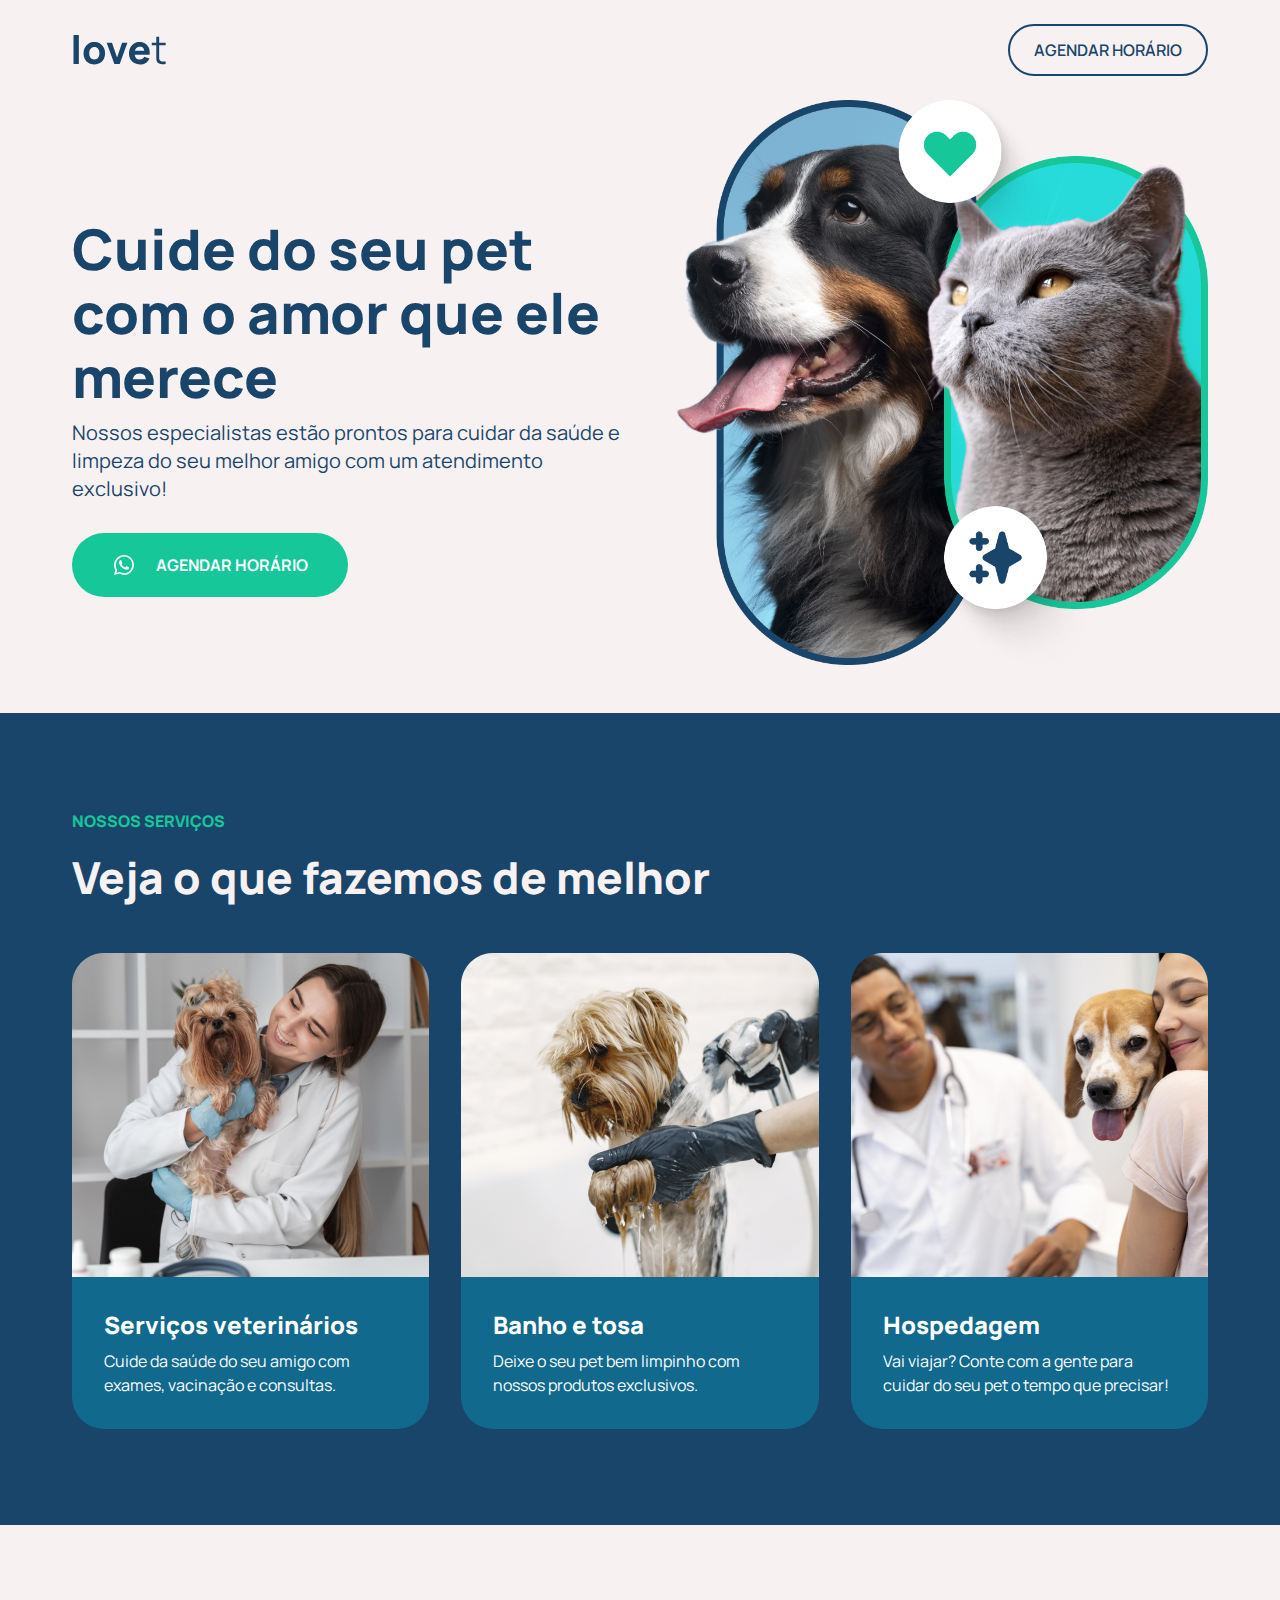
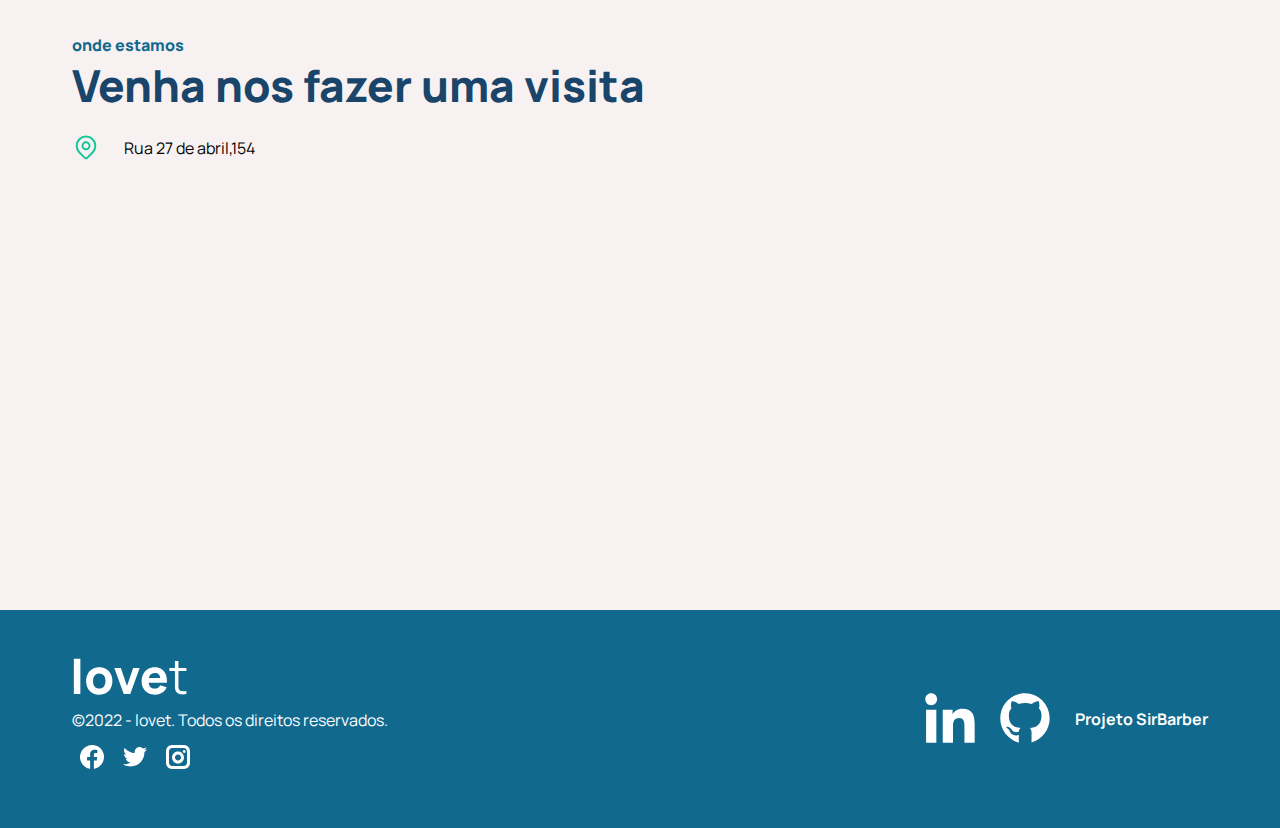
<file: Veterinario/index.html>
<!DOCTYPE html>
<html lang="pt-BR">

<head>
    <meta charset="UTF-8">
    <meta http-equiv="X-UA-Compatible" content="IE=edge">
    <meta name="viewport" content="width=device-width, initial-scale=1.0">

    <title>lovet - Cuide seu pet com o amor que ele merece</title>

    <link rel="preconnect" href="https://fonts.googleapis.com">
    <link rel="preconnect" href="https://fonts.gstatic.com" crossorigin>
    <link href="https://fonts.googleapis.com/css2?family=Manrope:wght@400;600;700;800&display=swap" rel="stylesheet">

    <link rel="stylesheet" href="./css/reset.css" />
    <link rel="stylesheet" href="./css/main.css" />


</head>

<body>
    <header class="header-container">
        <div class="container header">
            <svg width="95" height="52" viewBox="0 0 58 19" fill="none" xmlns="http://www.w3.org/2000/svg">
                <path
                    d="M0.92 18V0.36H4.184V18H0.92ZM13.6136 18.36C12.3096 18.36 11.1656 18.068 10.1816 17.484C9.19756 16.9 8.42956 16.096 7.87756 15.072C7.33356 14.04 7.06156 12.856 7.06156 11.52C7.06156 10.168 7.34156 8.98 7.90156 7.956C8.46156 6.924 9.23356 6.12 10.2176 5.544C11.2016 4.968 12.3336 4.68 13.6136 4.68C14.9176 4.68 16.0616 4.972 17.0456 5.556C18.0376 6.14 18.8096 6.948 19.3616 7.98C19.9136 9.004 20.1896 10.184 20.1896 11.52C20.1896 12.864 19.9096 14.052 19.3496 15.084C18.7976 16.108 18.0256 16.912 17.0336 17.496C16.0496 18.072 14.9096 18.36 13.6136 18.36ZM13.6136 15.312C14.6616 15.312 15.4416 14.96 15.9536 14.256C16.4736 13.544 16.7336 12.632 16.7336 11.52C16.7336 10.368 16.4696 9.448 15.9416 8.76C15.4216 8.072 14.6456 7.728 13.6136 7.728C12.9016 7.728 12.3176 7.888 11.8616 8.208C11.4056 8.528 11.0656 8.972 10.8416 9.54C10.6256 10.108 10.5176 10.768 10.5176 11.52C10.5176 12.68 10.7776 13.604 11.2976 14.292C11.8256 14.972 12.5976 15.312 13.6136 15.312ZM25.8637 18L21.1597 5.04H24.4237L27.4957 14.016L30.5677 5.04H33.8317L29.1277 18H25.8637ZM41.5556 18.36C40.2276 18.36 39.0556 18.076 38.0396 17.508C37.0316 16.932 36.2396 16.144 35.6636 15.144C35.0956 14.136 34.8116 12.984 34.8116 11.688C34.8116 10.272 35.0916 9.04 35.6516 7.992C36.2116 6.944 36.9836 6.132 37.9676 5.556C38.9516 4.972 40.0836 4.68 41.3636 4.68C42.7236 4.68 43.8796 5 44.8316 5.64C45.7836 6.28 46.4876 7.18 46.9436 8.34C47.3996 9.5 47.5596 10.864 47.4236 12.432H44.1956V11.232C44.1956 9.912 43.9836 8.964 43.5596 8.388C43.1436 7.804 42.4596 7.512 41.5076 7.512C40.3956 7.512 39.5756 7.852 39.0476 8.532C38.5276 9.204 38.2676 10.2 38.2676 11.52C38.2676 12.728 38.5276 13.664 39.0476 14.328C39.5756 14.984 40.3476 15.312 41.3636 15.312C42.0036 15.312 42.5516 15.172 43.0076 14.892C43.4636 14.612 43.8116 14.208 44.0516 13.68L47.3156 14.616C46.8276 15.8 46.0556 16.72 44.9996 17.376C43.9516 18.032 42.8036 18.36 41.5556 18.36ZM37.2596 12.432V10.008H45.8516V12.432H37.2596ZM57.1891 18C56.4611 18.152 55.7411 18.212 55.0291 18.18C54.3251 18.148 53.6931 17.996 53.1331 17.724C52.5811 17.452 52.1611 17.028 51.8731 16.452C51.6411 15.972 51.5131 15.488 51.4891 15C51.4731 14.504 51.4651 13.94 51.4651 13.308V1.44H53.2171V13.236C53.2171 13.78 53.2211 14.236 53.2291 14.604C53.2451 14.964 53.3291 15.284 53.4811 15.564C53.7691 16.1 54.2251 16.42 54.8491 16.524C55.4811 16.628 56.2611 16.604 57.1891 16.452V18ZM48.6931 6.552V5.04H57.1891V6.552H48.6931Z"
                    fill="#19456B" />
            </svg>
            <a class="btn btn-sm btn-outline"
                href="https://api.whatsapp.com/send/?phone=59898511142&text=Ol%C3%A1,gostaria%20de%20agendar%20um%20horario"
                target="_blank">
                AGENDAR HORÁRIO
            </a>
        </div>
    </header>


    <main>
        <section class="hero-container">
            <div class="container hero">
                <div class="hero-text">

                    <h1 class="hero-text__title">Cuide do seu pet com o amor que ele merece</h1>

                    <p class="hero-text__paragraph">
                        Nossos especialistas estão prontos para cuidar da saúde e limpeza do seu melhor amigo com um
                        atendimento exclusivo!
                    </p>

                    <a class="btn btn-primary"
                        href="https://api.whatsapp.com/send/?phone=59898511142&text=Ol%C3%A1,gostaria%20de%20agendar%20um%20horario"
                        target="_blank">

                        <svg width="24" height="24" viewBox="0 0 24 24" fill="none" xmlns="http://www.w3.org/2000/svg">
                            <path
                                d="M16.6004 14C16.4004 13.9 15.1004 13.3 14.9004 13.2C14.7004 13.1 14.5004 13.1 14.3004 13.3C14.1004 13.5 13.7004 14.1 13.5004 14.3C13.4004 14.5 13.2004 14.5 13.0004 14.4C12.3004 14.1 11.6004 13.7 11.0004 13.2C10.5004 12.7 10.0004 12.1 9.60039 11.5C9.50039 11.3 9.60039 11.1 9.70039 11C9.80039 10.9 9.90039 10.7 10.1004 10.6C10.2004 10.5 10.3004 10.3 10.3004 10.2C10.4004 10.1 10.4004 9.90004 10.3004 9.80004C10.2004 9.70004 9.70039 8.50004 9.50039 8.00004C9.40039 7.30004 9.20039 7.30004 9.00039 7.30004C8.90039 7.30004 8.70039 7.30004 8.50039 7.30004C8.30039 7.30004 8.00039 7.50004 7.90039 7.60004C7.30039 8.20004 7.00039 8.90004 7.00039 9.70004C7.10039 10.6 7.40039 11.5 8.00039 12.3C9.10039 13.9 10.5004 15.2 12.2004 16C12.7004 16.2 13.1004 16.4 13.6004 16.5C14.1004 16.7 14.6004 16.7 15.2004 16.6C15.9004 16.5 16.5004 16 16.9004 15.4C17.1004 15 17.1004 14.6 17.0004 14.2C17.0004 14.2 16.8004 14.1 16.6004 14ZM19.1004 4.90004C15.2004 1.00004 8.90039 1.00004 5.00039 4.90004C1.80039 8.10004 1.20039 13 3.40039 16.9L2.00039 22L7.30039 20.6C8.80039 21.4 10.4004 21.8 12.0004 21.8C17.5004 21.8 21.9004 17.4 21.9004 11.9C22.0004 9.30004 20.9004 6.80004 19.1004 4.90004ZM16.4004 18.9C15.1004 19.7 13.6004 20.2 12.0004 20.2C10.5004 20.2 9.10039 19.8 7.80039 19.1L7.50039 18.9L4.40039 19.7L5.20039 16.7L5.00039 16.4C2.60039 12.4 3.80039 7.40004 7.70039 4.90004C11.6004 2.40004 16.6004 3.70004 19.0004 7.50004C21.4004 11.4 20.3004 16.5 16.4004 18.9Z"
                                fill="currentColor" />
                        </svg>

                        agendar horário
                    </a>
                </div>

                <div class="hero-img">
                    <img src="./img/img-hero-desktop.png" alt="">
                </div>
            </div>
        </section>

        <section class="services-container">

            <div class="container services">

                <header>
                    <span class="overtitle">NOSSOS SERVIÇOS</span>
                    <h2 class="title services-title">Veja o que fazemos de melhor</h2>
                </header>

                <div class="service-list">

                    <div class="service-card">
                        <img src="./img/img-card-01-desktop.png" alt="vet service">
                        <div class="service-card-text">
                            <h3>Serviços veterinários</h3>
                            <p>Cuide da saúde do seu amigo com exames, vacinação e consultas.</p>
                        </div>
                    </div>

                    <div class="service-card">
                        <img src="./img/img-card-02-desktop.png" alt="vet service">
                        <div class="service-card-text">
                            <h3>Banho e tosa</h3>
                            <p>Deixe o seu pet bem limpinho com nossos produtos exclusivos.</p>
                        </div>
                    </div>

                    <div class="service-card">
                        <img src="./img/img-card-03-desktop.png" alt="vet service">
                        <div class="service-card-text">
                            <h3>Hospedagem </h3>
                            <p>Vai viajar? Conte com a gente para cuidar do seu pet o tempo que precisar!</p>
                        </div>
                    </div>

                </div>
            </div>
        </section>



        <section class="location-container">
            <div class="container location">
                <header>
                    <span class="overtitle location-overtitle">onde estamos</span>
                    <h3 class="title location-title">Venha nos fazer uma visita</h3>
                    <address>
                        <svg width="28" height="29" viewBox="0 0 28 29" fill="none" xmlns="http://www.w3.org/2000/svg">
                            <path
                                d="M20.5997 19.4496C19.451 20.5983 16.9847 23.0646 15.4138 24.6355C14.6327 25.4166 13.3679 25.4171 12.5868 24.6361C11.0427 23.0919 8.62595 20.6752 7.40036 19.4496C3.75546 15.8047 3.75546 9.89516 7.40036 6.25027C11.0453 2.60538 16.9548 2.60538 20.5997 6.25027C24.2446 9.89516 24.2446 15.8047 20.5997 19.4496Z"
                                stroke="#16C79A" stroke-width="2" stroke-linecap="round" stroke-linejoin="round" />
                            <path
                                d="M17.5 12.8499C17.5 14.7829 15.933 16.3499 14 16.3499C12.067 16.3499 10.5 14.7829 10.5 12.8499C10.5 10.9169 12.067 9.34993 14 9.34993C15.933 9.34993 17.5 10.9169 17.5 12.8499Z"
                                stroke="#16C79A" stroke-width="2" stroke-linecap="round" stroke-linejoin="round" />
                        </svg>

                        <span>Rua 27 de abril,154</span>
                    </address>

                </header>
            </div>

            <iframe
                src="https://www.google.com/maps/embed?pb=!1m18!1m12!1m3!1d855.8951667086744!2d-55.55166647081082!3d-30.8983896480743!2m3!1f0!2f0!3f0!3m2!1i1024!2i768!4f13.1!3m3!1m2!1s0x95a9fee5f2b91c71%3A0x57d25afb401bd4f0!2sAv.%20Brasil%20603%2C%2040000%20Rivera%2C%20Departamento%20de%20Rivera!5e0!3m2!1ses-419!2suy!4v1660695775591!5m2!1ses-419!2suy"
                width=100% height="400" style="border:0;" allowfullscreen="" loading="lazy"
                referrerpolicy="no-referrer-when-downgrade"></iframe>
        </section>

    </main>

    <footer>
        <div>
            <svg width="116" viewBox="0 0 58 19" fill="none" xmlns="http://www.w3.org/2000/svg">
                <path
                    d="M0.92 18V0.36H4.184V18H0.92ZM13.6136 18.36C12.3096 18.36 11.1656 18.068 10.1816 17.484C9.19756 16.9 8.42956 16.096 7.87756 15.072C7.33356 14.04 7.06156 12.856 7.06156 11.52C7.06156 10.168 7.34156 8.98 7.90156 7.956C8.46156 6.924 9.23356 6.12 10.2176 5.544C11.2016 4.968 12.3336 4.68 13.6136 4.68C14.9176 4.68 16.0616 4.972 17.0456 5.556C18.0376 6.14 18.8096 6.948 19.3616 7.98C19.9136 9.004 20.1896 10.184 20.1896 11.52C20.1896 12.864 19.9096 14.052 19.3496 15.084C18.7976 16.108 18.0256 16.912 17.0336 17.496C16.0496 18.072 14.9096 18.36 13.6136 18.36ZM13.6136 15.312C14.6616 15.312 15.4416 14.96 15.9536 14.256C16.4736 13.544 16.7336 12.632 16.7336 11.52C16.7336 10.368 16.4696 9.448 15.9416 8.76C15.4216 8.072 14.6456 7.728 13.6136 7.728C12.9016 7.728 12.3176 7.888 11.8616 8.208C11.4056 8.528 11.0656 8.972 10.8416 9.54C10.6256 10.108 10.5176 10.768 10.5176 11.52C10.5176 12.68 10.7776 13.604 11.2976 14.292C11.8256 14.972 12.5976 15.312 13.6136 15.312ZM25.8637 18L21.1597 5.04H24.4237L27.4957 14.016L30.5677 5.04H33.8317L29.1277 18H25.8637ZM41.5556 18.36C40.2276 18.36 39.0556 18.076 38.0396 17.508C37.0316 16.932 36.2396 16.144 35.6636 15.144C35.0956 14.136 34.8116 12.984 34.8116 11.688C34.8116 10.272 35.0916 9.04 35.6516 7.992C36.2116 6.944 36.9836 6.132 37.9676 5.556C38.9516 4.972 40.0836 4.68 41.3636 4.68C42.7236 4.68 43.8796 5 44.8316 5.64C45.7836 6.28 46.4876 7.18 46.9436 8.34C47.3996 9.5 47.5596 10.864 47.4236 12.432H44.1956V11.232C44.1956 9.912 43.9836 8.964 43.5596 8.388C43.1436 7.804 42.4596 7.512 41.5076 7.512C40.3956 7.512 39.5756 7.852 39.0476 8.532C38.5276 9.204 38.2676 10.2 38.2676 11.52C38.2676 12.728 38.5276 13.664 39.0476 14.328C39.5756 14.984 40.3476 15.312 41.3636 15.312C42.0036 15.312 42.5516 15.172 43.0076 14.892C43.4636 14.612 43.8116 14.208 44.0516 13.68L47.3156 14.616C46.8276 15.8 46.0556 16.72 44.9996 17.376C43.9516 18.032 42.8036 18.36 41.5556 18.36ZM37.2596 12.432V10.008H45.8516V12.432H37.2596ZM57.1891 18C56.4611 18.152 55.7411 18.212 55.0291 18.18C54.3251 18.148 53.6931 17.996 53.1331 17.724C52.5811 17.452 52.1611 17.028 51.8731 16.452C51.6411 15.972 51.5131 15.488 51.4891 15C51.4731 14.504 51.4651 13.94 51.4651 13.308V1.44H53.2171V13.236C53.2171 13.78 53.2211 14.236 53.2291 14.604C53.2451 14.964 53.3291 15.284 53.4811 15.564C53.7691 16.1 54.2251 16.42 54.8491 16.524C55.4811 16.628 56.2611 16.604 57.1891 16.452V18ZM48.6931 6.552V5.04H57.1891V6.552H48.6931Z"
                    fill="currentColor" />
            </svg>

            <span id="footer-copyright">&copy2022 - lovet. Todos os direitos reservados.</span>


            <a href="https://facebook.com/lovet" target="_blank">
                <svg class="footer-facebook" width="40" height="41" viewBox="0 0 40 41" fill="none"
                    xmlns="http://www.w3.org/2000/svg">
                    <path
                        d="M32 20.0193C32.0005 17.726 31.3438 15.4805 30.1077 13.5488C28.8716 11.617 27.1078 10.08 25.0252 9.1196C22.9426 8.15921 20.6284 7.81572 18.3566 8.12979C16.0849 8.44386 13.9507 9.40234 12.2068 10.8917C10.4628 12.3811 9.18225 14.3391 8.51659 16.5337C7.85094 18.7284 7.82811 21.0678 8.45082 23.275C9.07352 25.4822 10.3157 27.4648 12.0302 28.9879C13.7447 30.5111 15.8598 31.511 18.125 31.8693V23.4873H15.079V20.0193H18.125V17.3743C18.0596 16.7571 18.1307 16.133 18.3333 15.5463C18.5359 14.9596 18.865 14.4246 19.2973 13.9792C19.7296 13.5338 20.2546 13.1889 20.835 12.969C21.4154 12.749 22.0371 12.6593 22.656 12.7063C23.556 12.7183 24.454 12.7963 25.343 12.9403V15.8973H23.831C23.5734 15.8636 23.3115 15.8882 23.0648 15.9693C22.818 16.0505 22.5926 16.1861 22.4053 16.3662C22.2181 16.5462 22.0737 16.7661 21.983 17.0095C21.8922 17.2529 21.8573 17.5136 21.881 17.7723V20.0223H25.209L24.677 23.4903H21.875V31.8773C24.6984 31.4307 27.2697 29.9908 29.1259 27.8169C30.9821 25.643 32.0013 22.8779 32 20.0193Z"
                        fill="currentColor" />
                </svg>
            </a>

            <a href="https://twitter.com/lovet" target="_blank">
                <svg class="footer-twitter" width="40" height="41" viewBox="0 0 40 41" fill="none"
                    xmlns="http://www.w3.org/2000/svg">
                    <path
                        d="M32.0001 12.2666C31.1001 12.7166 30.2001 12.8666 29.1501 13.0166C30.2001 12.4166 30.9501 11.5166 31.2501 10.3166C30.3501 10.9166 29.3001 11.2166 28.1001 11.5166C27.2001 10.6166 25.8501 10.0166 24.5001 10.0166C21.9501 10.0166 19.7001 12.2666 19.7001 14.9666C19.7001 15.4166 19.7001 15.7166 19.8501 16.0166C15.8001 15.8666 12.0501 13.9166 9.65006 10.9166C9.20006 11.6666 9.05006 12.4166 9.05006 13.4666C9.05006 15.1166 9.95006 16.6166 11.3001 17.5166C10.5501 17.5166 9.80006 17.2166 9.05006 16.9166C9.05006 19.3166 10.7001 21.2666 12.9501 21.7166C12.5001 21.8666 12.0501 21.8666 11.6001 21.8666C11.3001 21.8666 11.0001 21.8666 10.7001 21.7166C11.3001 23.6666 13.1001 25.1666 15.3501 25.1666C13.7001 26.5166 11.6001 27.2666 9.20006 27.2666H8.00006C10.2501 28.6166 12.8001 29.5166 15.5001 29.5166C24.5001 29.5166 29.4501 22.0166 29.4501 15.5666V14.9666C30.5001 14.2166 31.4001 13.3166 32.0001 12.2666Z"
                        fill="currentColor" />
                </svg>

            </a>

            <a href="https://instagram.com/lovet" target="_blank">
                <svg class="footer-instagram" width="40" height="41" viewBox="0 0 40 41" fill="none"
                    xmlns="http://www.w3.org/2000/svg">
                    <path
                        d="M27.2363 15.475C26.9662 15.745 26.6 15.8967 26.2181 15.8967C25.8361 15.8967 25.4699 15.745 25.1998 15.475C24.9297 15.2049 24.7781 14.8386 24.7781 14.4567C24.7781 14.0748 24.9297 13.7085 25.1998 13.4385C25.4699 13.1684 25.8361 13.0167 26.2181 13.0167C26.6 13.0167 26.9662 13.1684 27.2363 13.4385C27.5063 13.7085 27.6581 14.0748 27.6581 14.4567C27.6581 14.8386 27.5063 15.2049 27.2363 15.475Z"
                        fill="currentColor" />
                    <path fill-rule="evenodd" clip-rule="evenodd"
                        d="M14.0001 20.6187C14.0001 23.9277 16.691 26.6187 20.0001 26.6187C23.3091 26.6187 26.0001 23.9277 26.0001 20.6187C26.0001 17.3097 23.3091 14.6187 20.0001 14.6187C16.691 14.6187 14.0001 17.3097 14.0001 20.6187ZM17.0001 20.6187C17.0001 18.9637 18.345 17.6187 20.0001 17.6187C21.6551 17.6187 23.0001 18.9637 23.0001 20.6187C23.0001 22.2737 21.6551 23.6187 20.0001 23.6187C18.345 23.6187 17.0001 22.2737 17.0001 20.6187Z"
                        fill="currentColor" />
                    <path fill-rule="evenodd" clip-rule="evenodd"
                        d="M8.00006 26.0167C8.00006 29.1007 10.9161 32.0167 14.0001 32.0167H26.0001C29.084 32.0167 32.0001 29.1007 32.0001 26.0167V14.0167C32.0001 10.9327 29.084 8.01672 26.0001 8.01672H14.0001C10.9161 8.01672 8.00006 10.9327 8.00006 14.0167V26.0167ZM11.0001 14.0167C11.0001 12.6147 12.5981 11.0167 14.0001 11.0167H26.0001C27.402 11.0167 29.0001 12.6147 29.0001 14.0167V26.0167C29.0001 27.4187 27.402 29.0167 26.0001 29.0167H14.0001C12.5701 29.0167 11.0001 27.4467 11.0001 26.0167V14.0167Z"
                        fill="currentColor" />
                </svg>

            </a>
        </div>



        <div class="footer-social-media">
            <a href="https://www.linkedin.com/in/juliolopezg95" target="_blank">
                <svg class="footer-linkedin" width="50" viewBox="0 0 256 256" xmlns="http://www.w3.org/2000/svg"
                    xmlns:xlink="http://www.w3.org/1999/xlink" version="1.1" xml:space="preserve">
                    <g style="stroke: none; stroke-width: 0; stroke-dasharray: none; stroke-linecap: butt; stroke-linejoin: miter; stroke-miterlimit: 10; fill: none; fill-rule: nonzero; opacity: 1;"
                        transform="translate(1.4065934065934016 1.4065934065934016) scale(2.81 2.81)">
                        <path
                            d="M 1.48 29.91 h 18.657 v 60.01 H 1.48 V 29.91 z M 10.809 0.08 c 5.963 0 10.809 4.846 10.809 10.819 c 0 5.967 -4.846 10.813 -10.809 10.813 C 4.832 21.712 0 16.866 0 10.899 C 0 4.926 4.832 0.08 10.809 0.08"
                            style="stroke: none; stroke-width: 1; stroke-dasharray: none; stroke-linecap: butt; stroke-linejoin: miter; stroke-miterlimit: 10; fill: currentColor; fill-rule: nonzero; opacity: 1;"
                            transform=" matrix(1 0 0 1 0 0) " stroke-linecap="round" />
                        <path
                            d="M 31.835 29.91 h 17.89 v 8.206 h 0.255 c 2.49 -4.72 8.576 -9.692 17.647 -9.692 C 86.514 28.424 90 40.849 90 57.007 V 89.92 H 71.357 V 60.737 c 0 -6.961 -0.121 -15.912 -9.692 -15.912 c -9.706 0 -11.187 7.587 -11.187 15.412 V 89.92 H 31.835 V 29.91 z"
                            style="stroke: none; stroke-width: 1; stroke-dasharray: none; stroke-linecap: butt; stroke-linejoin: miter; stroke-miterlimit: 10; fill: currentColor; fill-rule: nonzero; opacity: 1;"
                            transform=" matrix(1 0 0 1 0 0) " stroke-linecap="round" />
                    </g>
                </svg>
            </a>

            <a href="https://github.com/JulioLopez27" target="_blank">
                <svg class="footer-github" width="50" viewBox="0 0 256 256" xmlns="http://www.w3.org/2000/svg"
                    xmlns:xlink="http://www.w3.org/1999/xlink" version="1.1" xml:space="preserve">
                    <g style="stroke: none; stroke-width: 0; stroke-dasharray: none; stroke-linecap: butt; stroke-linejoin: miter; stroke-miterlimit: 10; fill:currentColor; fill-rule: nonzero; opacity: 1;"
                        transform="translate(1.4065934065934016 1.4065934065934016) scale(2.81 2.81)">
                        <path
                            d="M 45 0 C 20.147 0 0 20.467 0 45.714 C 0 67.034 14.367 84.944 33.802 90 c -0.013 -5.283 -0.03 -11.763 -0.04 -13.782 c -12.986 2.869 -15.726 -5.595 -15.726 -5.595 c -2.123 -5.481 -5.183 -6.939 -5.183 -6.939 c -4.236 -2.943 0.319 -2.883 0.319 -2.883 c 4.687 0.334 7.156 4.887 7.156 4.887 c 4.163 7.249 10.92 5.153 13.584 3.942 c 0.419 -3.064 1.628 -5.157 2.964 -6.341 c -10.368 -1.199 -21.268 -5.265 -21.268 -23.435 c 0 -5.177 1.824 -9.407 4.81 -12.728 c -0.485 -1.195 -2.083 -6.018 0.452 -12.55 c 0 0 3.92 -1.274 12.84 4.861 c 3.724 -1.051 7.717 -1.578 11.684 -1.596 c 3.967 0.018 7.963 0.545 11.694 1.596 c 8.91 -6.135 12.824 -4.861 12.824 -4.861 c 2.541 6.532 0.943 11.355 0.458 12.55 c 2.993 3.321 4.804 7.551 4.804 12.728 c 0 18.214 -10.92 22.223 -21.315 23.398 c 1.674 1.472 3.166 4.357 3.166 8.781 c 0 3.513 -0.016 11.601 -0.031 17.74 C 76.021 84.439 90 66.74 90 45.714 C 90 20.467 69.853 0 45 0 z"
                            style="stroke: none; stroke-width: 1; stroke-dasharray: none; stroke-linecap: butt; stroke-linejoin: miter; stroke-miterlimit: 10; fill:currentColor; fill-rule: nonzero; opacity: 1;"
                            transform=" matrix(1 0 0 1 0 0) " stroke-linecap="round" />
                    </g>
                </svg>
            </a>


            <span id="link-project">
                <a href="https://sirbarber-codarme.vercel.app/" target="_blank">Projeto SirBarber</a>
            </span>
        </div>
    </footer>

</body>

</html>
</file>
<file: Barbearia/css/main.css>
/* GENERICO */
body {
    font-family: 'Epilogue', sans-serif;
    color: #0B090A;
}

.btn {
    padding: 20px 40px;
    /* color letra */
    color: #FFFFFF;
    /* mayuscula mediante css */
    text-transform: uppercase;
    font-size: 1.0rem;

    display: flex;
    align-items: center;
    gap: 12px;
}

.btn-sm {
    padding: 12px 24px;
    font-size: 0.9rem;
}

.btn-primary {
    background-color: #E5383B;
    font-weight: 700;
}

.btn-primary:hover {
    background-color: #BA181B;
    border-radius: 5px;
}

/* trata caract. exterior btn */
.btn-outline {
    /* caracteristicas borde */
    border: 2px solid #FFFFFF;
    background-color: transparent;
}

.btn-outline:hover {
    border-color: #E5383B;
    border-radius: 5px;
}

/* se usa para expandir y no dejar espacios en blaco en los extremos */
.container {
    max-width: 1280px;
    margin: 0 auto;
}


/* css for header-services */

.overtitle {
    color: #E5383B;
    font-size: 16px;
    line-height: 24px;
    font-weight: 700;
    text-transform: uppercase;

}

.title {
    font-size: 44px;
    line-height: 56px;
    font-weight: 700;
}

/* ------------------------------------------------------------------------------- */

/* layout HEADER*/
/* rellenar todo el segmento con color */
/* elemento */
#header-container {
    background-color: #0B090A;
}

.header {
    color: #FFFFFF;
    padding: 24px 72px;

    display: flex;
    /* aliniacion horizontal */
    justify-content: space-between;
    /* aliniacion vertical */
    align-items: center;
}

/* -------------------------------------------------------------------------------------------- */

/* LAYOUT HERO-SECTION */

#hero-container {
    background-color: #0B090A;
    color: #FFFFFF;
    padding: 0px 72px;
}

.hero {
    display: flex;
    align-items: center;
    gap: 32px;
}

.hero-text {
    flex: 1;
    display: flex;
    flex-direction: column;
    align-items: flex-start;
    gap: 16px;
    padding: 96px 0px;
}

.hero-text__title {
    font-size: 56px;
    line-height: 64px;
    font-weight: 700;
}

.hero-text__paragraph {
    font-size: 20px;
    line-height: 28px;
    font-weight: 400;
    max-width: 549px;
}

.hero-img {
    flex: 1;
    align-self: flex-end;
}

.hero-img img {
    max-width: 100%;
}

/* -------------------------------------------------------------------------------------------------------------------- */

/* SERVICES LAYOUT */

#services-container {
    padding: 96px 72px;
}

.services-list {
    margin-top: 48px;
    display: flex;
    gap: 32px;
}

.service-card {
    background-color: #F5F3F4;
    border: 2px solid #D3D3D3;
    border-radius: 0 0 10px 10px;
}

.service-card:hover {
    box-shadow: 3px 3px 2px 1px rgba(35, 34, 34, 0.5);
}

.service-card img {
    width: 100%;
}

.service-card__text {
    padding: 32px;
}

.service-card__text h3 {
    font-size: 24px;
    line-height: 32px;
    font-weight: 700;
    margin-bottom: 8px;
}

.service-card__text p {
    font-size: 16px;
    line-height: 24px;
}

/* ---------------------------------------------------------------------------------------------------------------------- */

/* LOCATION LAYOUT */

#location-container {
    background-color: #F5F3F4;
    padding: 48px 0 0;
}

.location {
    padding: 96px 72px 48px;
}

.location-container addres {
    display: flex;
    align-items: center;
    gap: 16px;
}


/*--------------------------------------------------------------------------------------------------------------------------------  */

/* FOOTER LAYOUT */

footer {
    background-color: #161A1D;
    color: #FFFFFF;
    padding: 48px 72px;
    display: flex;
    justify-content: space-between;
    align-items: center;
}

.footer-copyright {
    padding: 10px 0px 5px 0px;
    display: flex;
    font-size: 16px;
    line-height: 24px;
}

footer a {
    color: currentColor;
}

.footer-social-media {
    display: flex;
    align-items: center;
    gap: 25px;
}

.footer-facebook:hover {
    color: #0066ff;
}

.footer-twitter:hover {
    color: #1d9bf0;
}

.footer-instagram:hover {
    color: #c62bce;
}


.footer-linkedin:hover {
    color: #1866dc;

}

.footer-github:hover {
    color: #857f7f;
}

.link-lovet {
    font-weight: 700;
    font-size: 16px;
    line-height: 24px;
}

.link-lovet:hover {
    color: #16C79A;
}
</file>
<file: Veterinario/css/main.css>
/* 
Colores fuentes
blue1:#19456B
blu2:#11698E
green1:#16C79A
white1: #FFFFFF
white2:#F8F1F1
*/

/* LAYOUT GENERICO */
body {
    font-family: 'Manrope', sans-serif;
    background-color: #f8f1f1;
}

.container {
    max-width: 1280px;
    margin: 0 auto;
}

.btn {
    padding: 20px 40px;
    color: #FFFFFF;
    text-transform: uppercase;
    display: flex;
    align-items: center;

}

.btn-sm {
    padding: 12px 24px;
    color: #19456B;
    font-weight: 600;
    font-size: 16px;
    line-height: 24px;
    gap: 10px;
}

.btn-sm:hover {
    background-color: #16C79A;
    color: #f8f1f1;
}

.btn-primary {
    padding: 20px 40px;
    background-color: #16C79A;
    border-radius: 90px;

    font-weight: 700;
    font-size: 16px;
    line-height: 24px;
    gap: 20px
}

.btn-primary:hover {
    background-color: #11698E;
}

.btn-outline {
    border: 2px solid #19456B;
    border-radius: 90px;
}

.overtitle {
    color: #16C79A;
    font-size: 16px;
    line-height: 24px;
    font-weight: 800;
}

.title {
    font-size: 44px;
    line-height: 56px;
    font-weight: 800;
}

/* ----------------------------------------------------------------------------------------------- */
/* LAYOUT HEADER */

.header {
    padding: 24px 72px;
    display: flex;
    justify-content: space-between;
    align-items: center;
}

/* --------------------------------------------------------------------------------------------------- */
/* LAYOUT HERO-SECTION */

.hero-container {
    padding: 0px 72px;
}

.hero {
    display: flex;
    align-items: center;
    gap: 20px;
}

.hero-text {
    flex: 1;
    display: flex;
    flex-direction: column;
    align-items: flex-start;
    padding: 96px 0px;
    gap: 10px;
}

.hero-text__title {
    color: #19456B;
    font-weight: 800;
    font-size: 56px;
    line-height: 64px;
}

.hero-text__paragraph {
    color: #19456B;
    font-size: 20px;
    line-height: 28px;
    max-width: 549px;
    margin-bottom: 20px;
}

.hero-img {
    flex: 1;
    align-self: flex-end;
    margin-bottom: 48px;
}

.hero-img img {
    max-width: 100%;
}



/* --------------------------------------------------------------------------------------------------- */
/* LAYOUT SERVICES */

.services-container {
    background-color: #19456B;
    padding: 96px 72px;
}

.services-title {
    color: #f8f1f1;
    margin-top: 16px;
}

.service-list {
    display: flex;
    margin-top: 48px;
    gap: 32px;
}

.service-card {
    background-color: #11698E;
    border-radius: 32px;
}

.service-card img {
    width: 100%;
}

.service-card-text {
    padding: 32px;
    gap: 10px;
}

.service-card-text h3 {
    color: #FFFFFF;
    font-size: 24px;
    line-height: 32px;
    font-weight: 800;
    margin-bottom: 8px;
}

.service-card-text p {
    color: #FFFFFF;
    font-size: 16px;
    line-height: 24px;
}



/* ---------------------------------------------------------------------------------------------------- */
/* LAYOUT LOCATION */
.location-container {
    padding: 48px 0 0;
}

.location {
    padding: 60px 72px 48px;
}

.location-overtitle {
    color: #11698E;
}

.location-title {
    color: #19456B;
}

.location address {
    margin-top: 20px;
    display: flex;
    align-items: center;
    gap: 24px;
}

/* --------------------------------------------------------------------------------------------------- */
/* LAYOUT FOOTER */

footer {
    background-color: #11698E;
    color: #FFFFFF;

    padding: 48px 72px;
    display: flex;
    justify-content: space-between;
    align-items: center;
}

footer a {
    color: #FFFFFF;
}

#footer-copyright {
    padding: 10px 0 5px 0;
    display: flex;
    font-size: 16px;
    line-height: 24px;
}


.footer-social-media {
    display: flex;
    align-items: center;
    gap: 25px;
}

.footer-instagram:hover,
.footer-facebook:hover,
.footer-twitter:hover {
    color: #1a1a1a;
}


.footer-linkedin:hover,
.footer-github:hover {
    color: #111111;
}

#link-project a {
    font-weight: 700;
    font-size: 16px;
    line-height: 24px;
}

#link-project a:hover {
    color: #000000;
}
</file>
